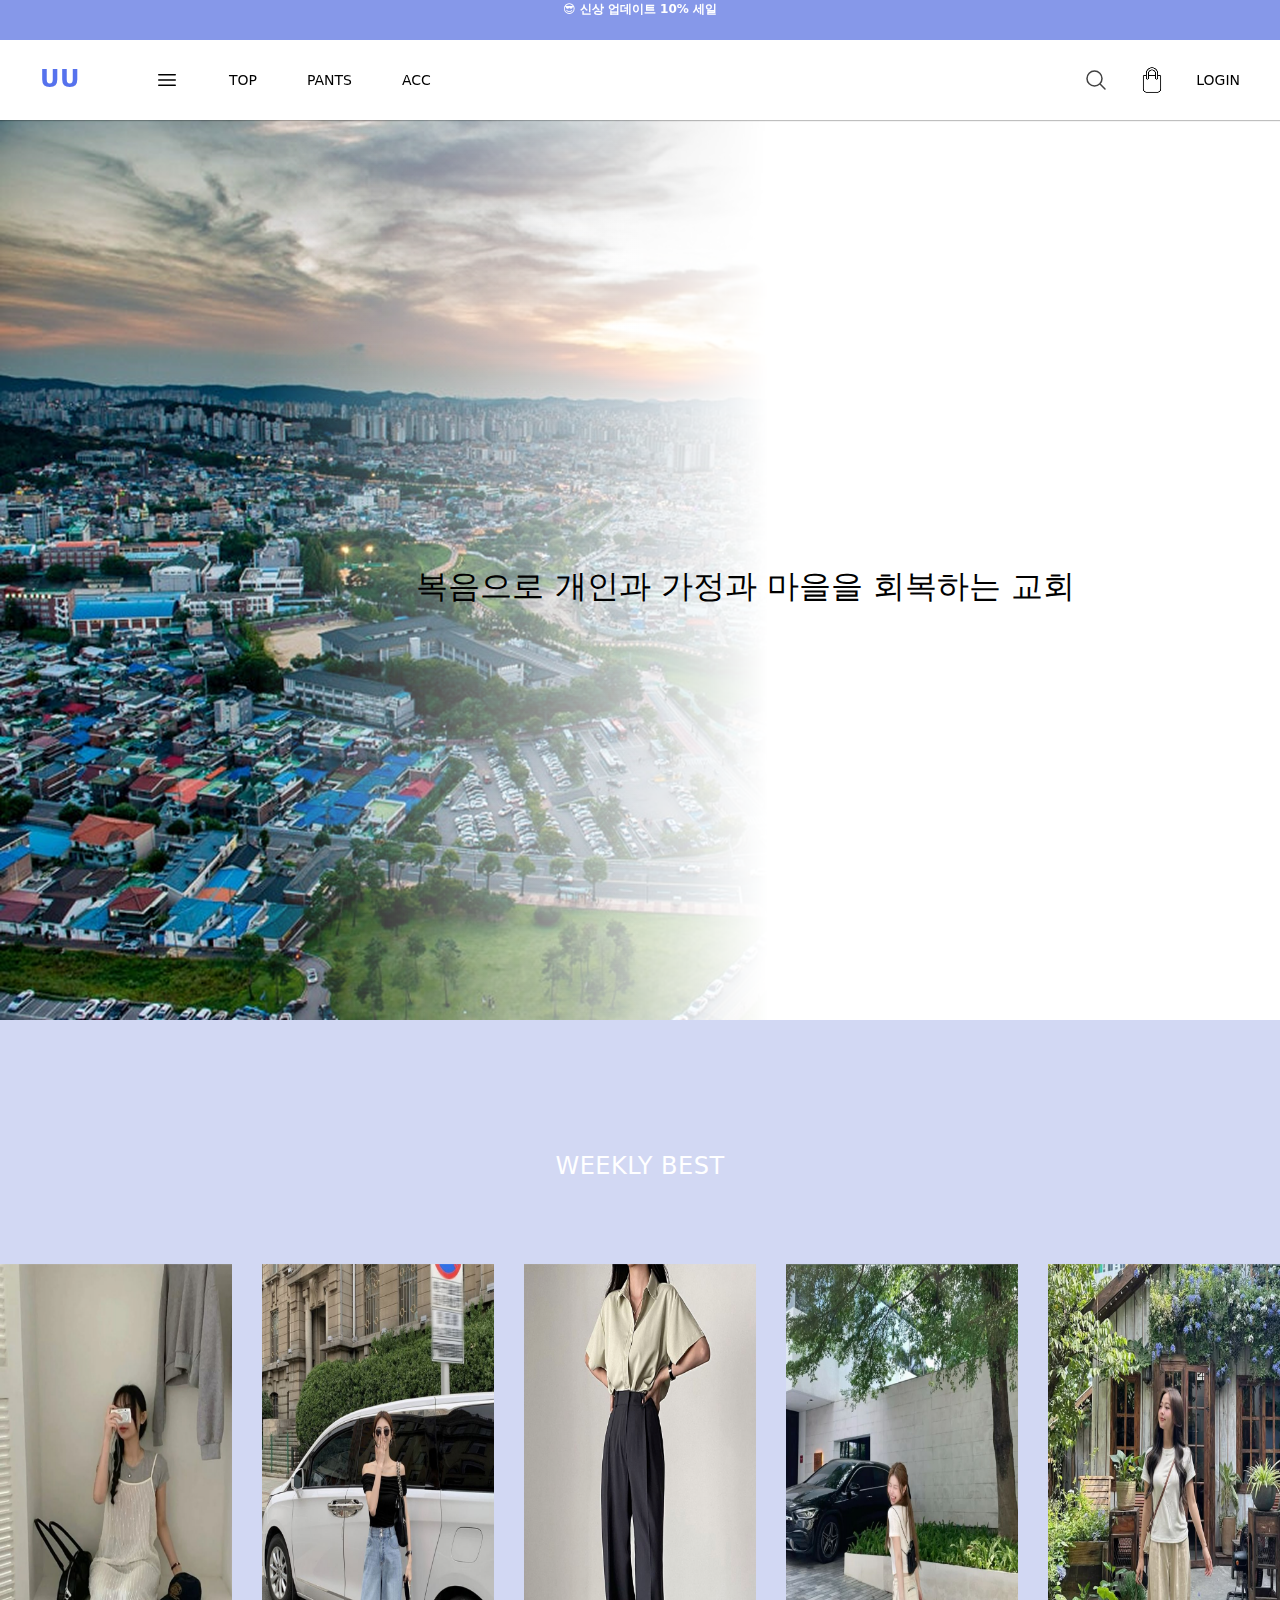
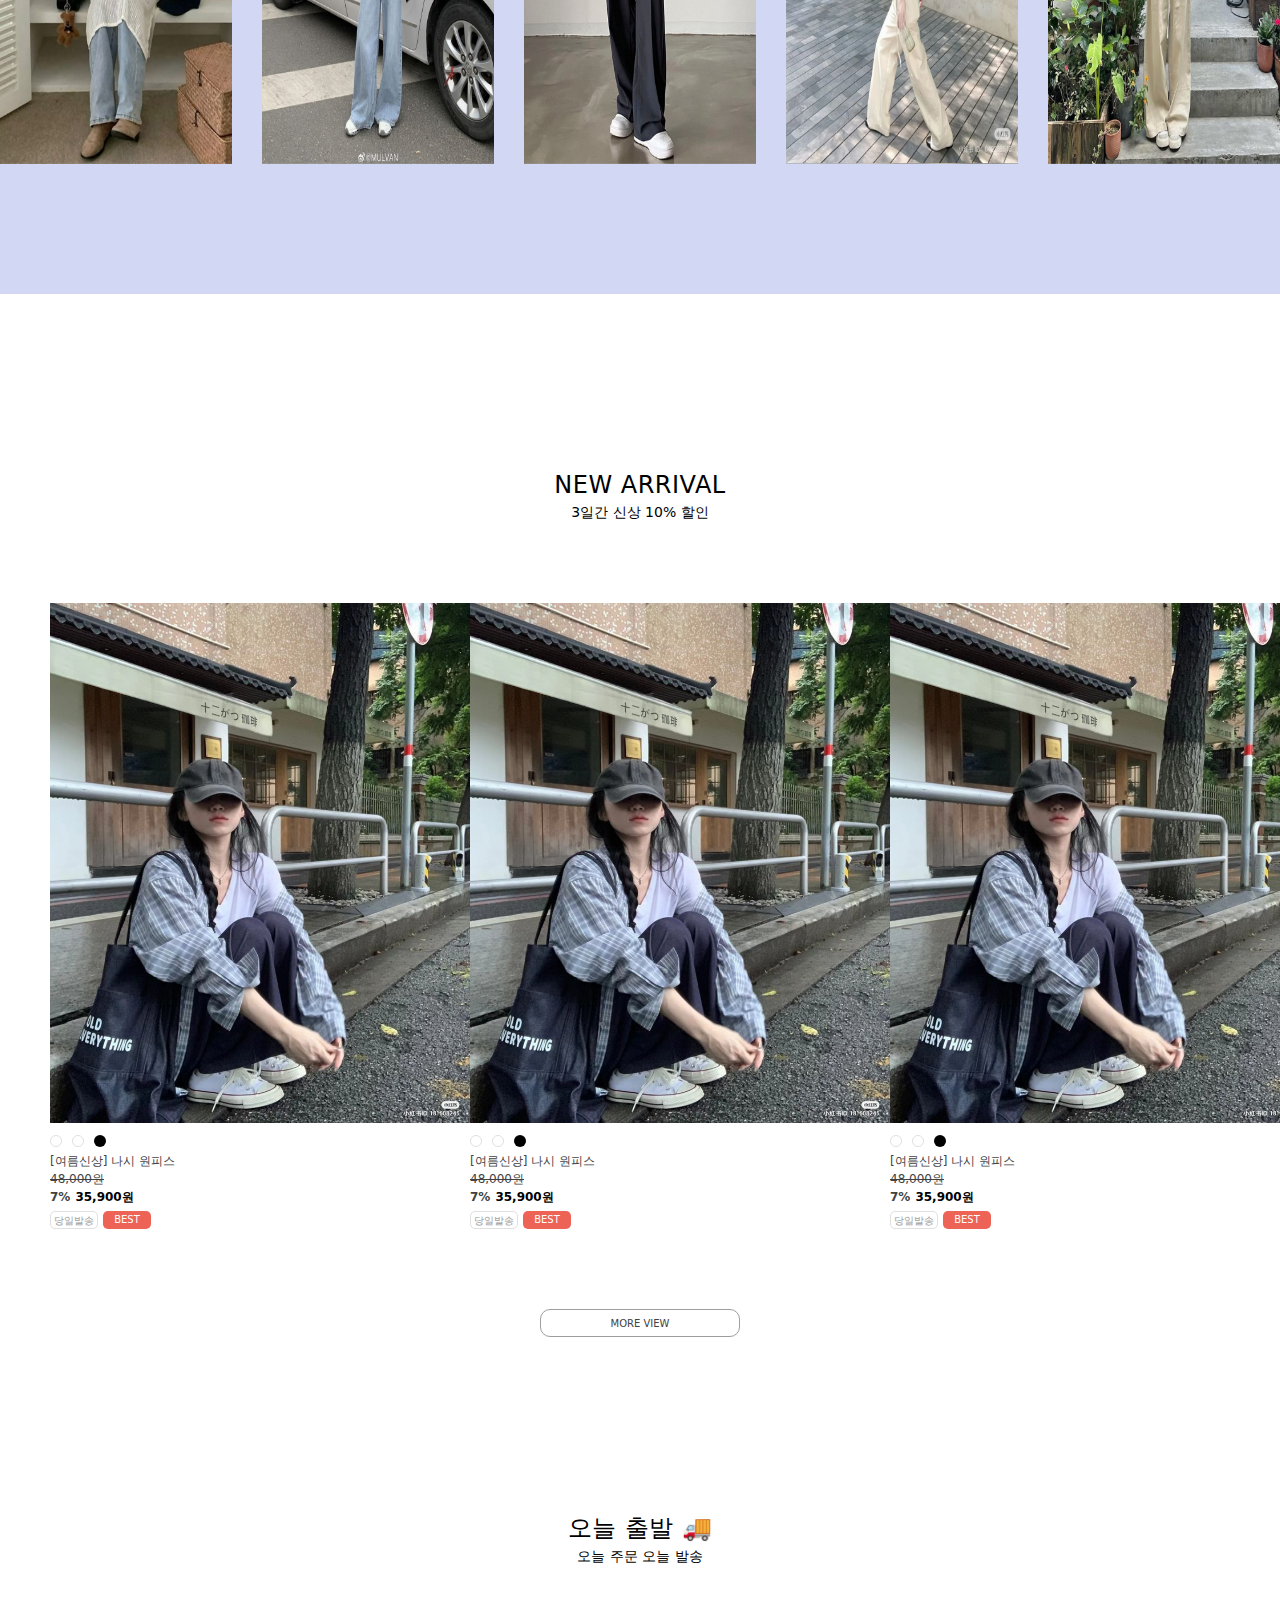
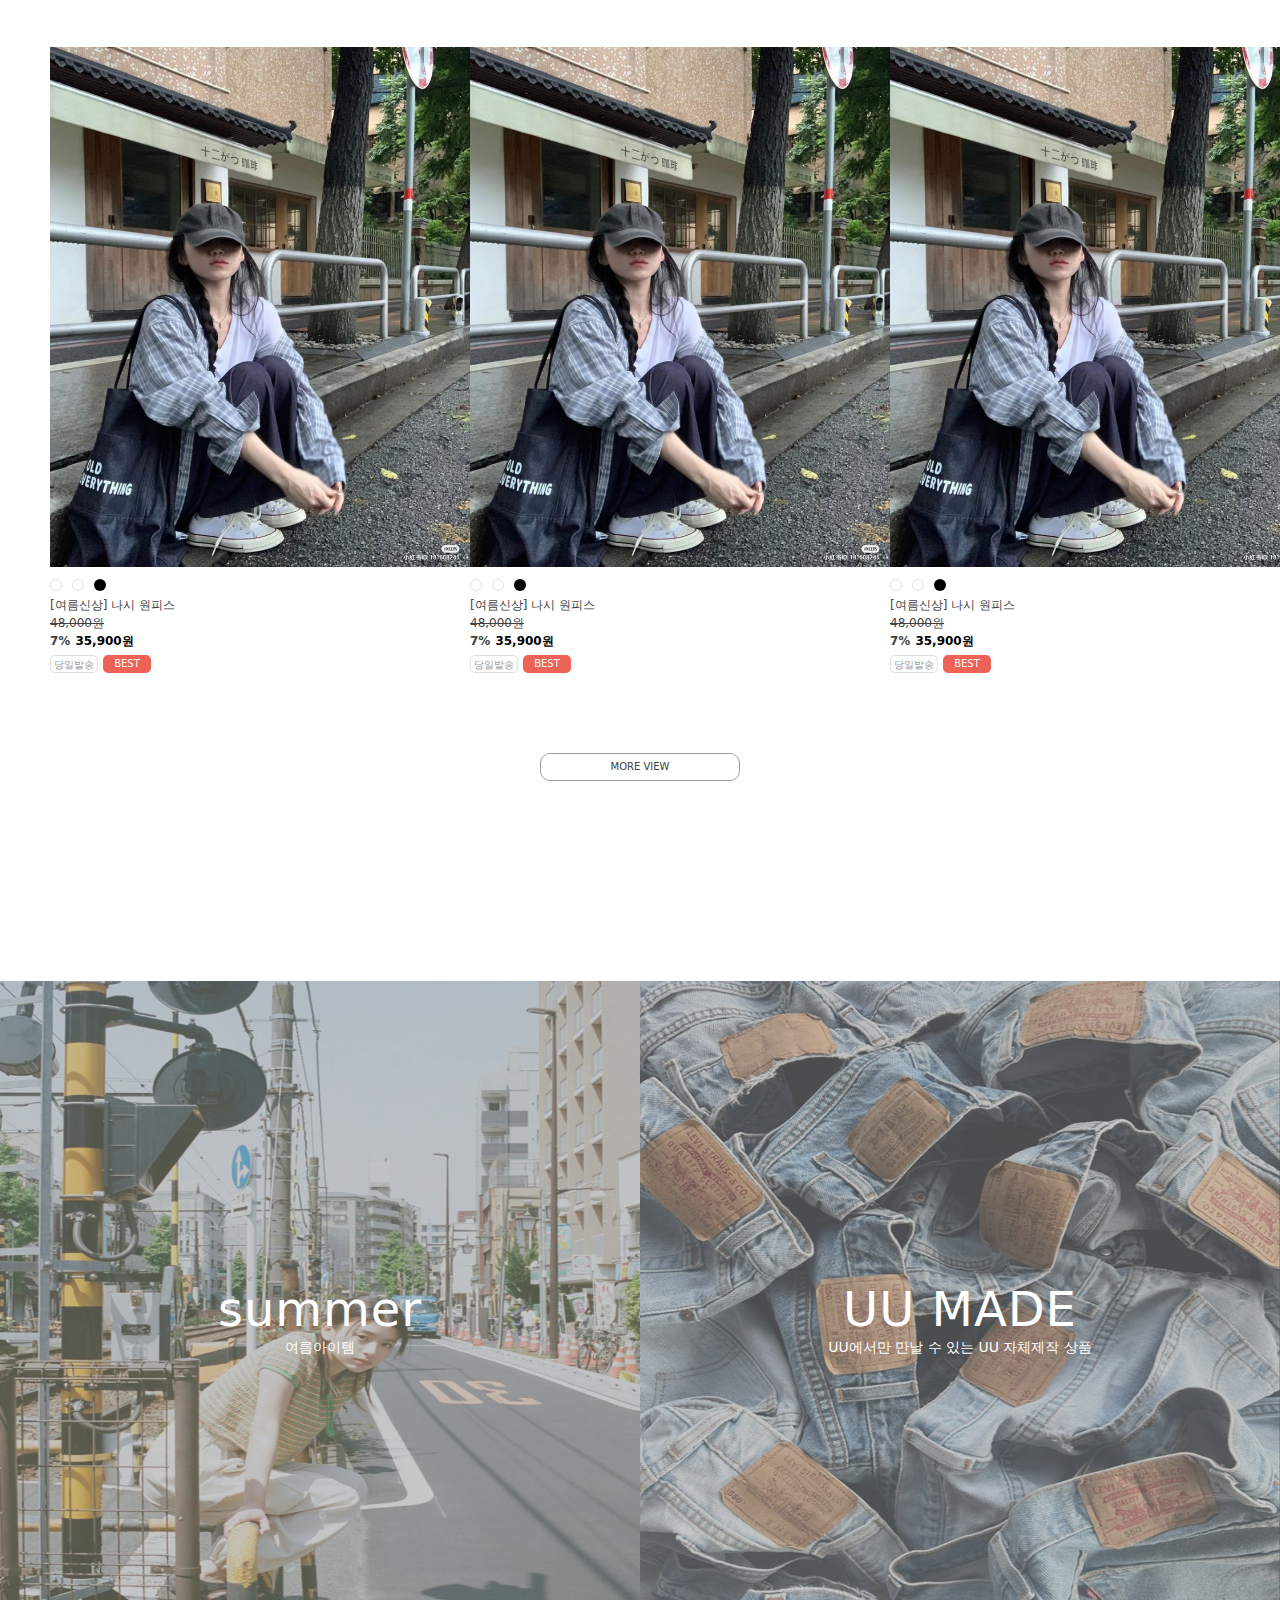
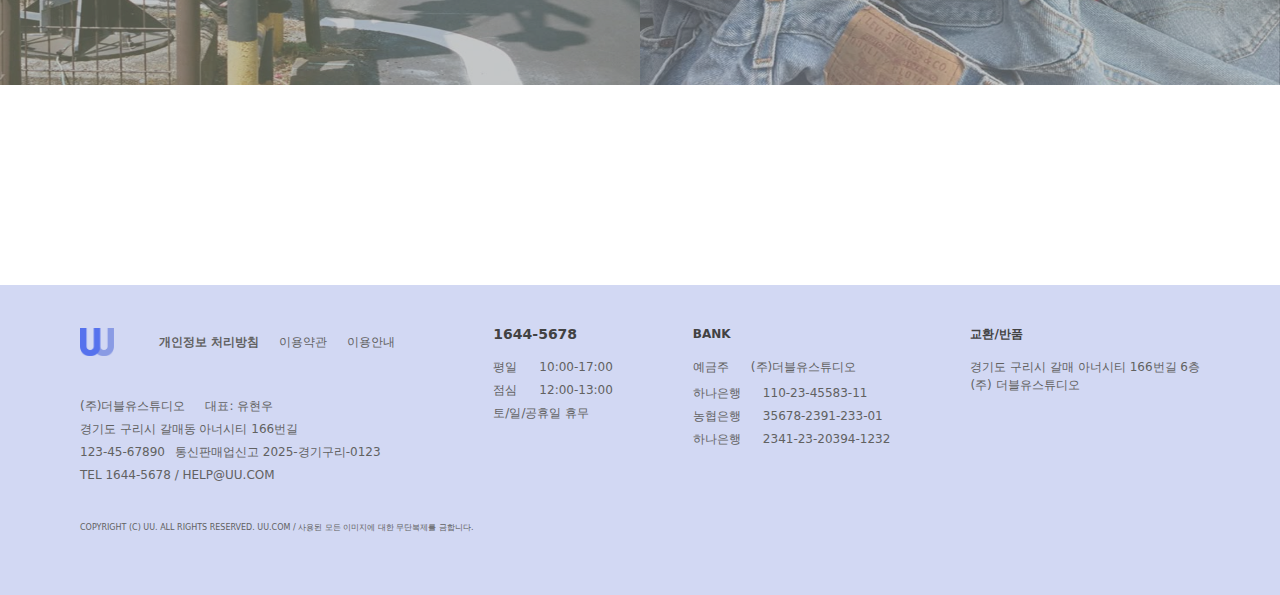
<file: index.html>
<!DOCTYPE html>
<html lang="ko">
  <head>
    <meta charset="UTF-8" />
    <meta name="viewport" content="width=device-width, initial-scale=1.0" />
    <title>더블유 UU</title>

    <link rel="icon" type="image/png" sizes="32x32" href="/imgs/favicon-32x32.png" />
    <link rel="icon" type="image/png" sizes="96x96" href="/imgs/favicon-96x96.png" />
    <link rel="icon" type="image/png" sizes="16x16" href="/imgs/favicon-16x16.png" />
    <link rel="manifest" href="/manifest.json" />
    <meta name="msapplication-TileColor" content="#ffffff" />
    <meta name="msapplication-TileImage" content="/ms-icon-144x144.png" />
    <meta name="theme-color" content="#ffffff" />

    <!-- css 연결 -->
    <link rel="stylesheet" href="/css/style.css" />
    <!-- 슬라이드 css -->
    <link rel="stylesheet" href="https://cdn.jsdelivr.net/npm/swiper@11/swiper-bundle.min.css" />
  </head>
  <body>
    <div>
      <header></header>
      <main class="inner">
        <section id="hero">
          <div class="img-wrapper">
            <img src="./imgs/image 79.png" alt="사진" />
            <div class="gradiant">
              <p>복음으로 개인과 가정과 마을을 회복하는 교회</p>
            </div>
            <!-- <img src="./imgs/home/t-shirts.png" alt="" />
            <img src="./imgs/home/shirts.png" alt="" /> -->
          </div>
        </section>

        <section id="dep1">
          <h1 class="titleM upper">weekly best</h1>
          <div class="swiper hero-swiper">
            <div class="swiper-wrapper">
              <a href="" class="swiper-slide img-box">
                <img src="/imgs/home/best/337da04e-595a-4fe3-82f9-cf8e42ef7cc8.png" alt="" />
                <div class="price_info hover">
                  <p class="captionSM">[여름신상] 나시 원피스</p>
                  <p class="captionSM origin-price">48,000원</p>
                  <div class="captionSB reduced-price">
                    <p>7%</p>
                    <p>35,900원</p>
                  </div>
                </div>
              </a>
              <a href="" class="swiper-slide img-box">
                <img src="/imgs/home/best/Fashion Wide Leg High Waist Denim Pants.png" alt="" />
                <div class="price_info hover">
                  <p class="captionSM">크롭 나시</p>
                  <p class="captionSM origin-price">48,000원</p>
                  <div class="captionSB reduced-price">
                    <p>7%</p>
                    <p>35,900원</p>
                  </div>
                </div>
              </a>
              <a href="detail.html" class="swiper-slide img-box">
                <img
                  src="/imgs/home/best/높은 허리 아이스 실크 넓은 다리 바지 얇은 스트레이트 컷 슬리밍 디자인 여름 세련된 여성….png"
                  alt=""
                />
                <div class="price_info hover">
                  <p class="captionSM">핀턱 슬렉스</p>
                  <p class="captionSM origin-price">48,000원</p>
                  <div class="captionSB reduced-price">
                    <p>7%</p>
                    <p>35,900원</p>
                  </div>
                </div>
              </a>
              <a href="" class="swiper-slide img-box">
                <img src="/imgs/home/best/다운로드 (1).png" alt="" />
                <div class="price_info hover">
                  <p class="captionSM">와이드팬츠</p>
                  <p class="captionSM origin-price">48,000원</p>
                  <div class="captionSB reduced-price">
                    <p>7%</p>
                    <p>35,900원</p>
                  </div>
                </div>
              </a>
              <a href="" class="swiper-slide img-box">
                <img src="/imgs/home/best/다운로드.png" alt="" />
                <div class="price_info hover">
                  <p class="captionSM">와이드팬츠</p>
                  <p class="captionSM origin-price">48,000원</p>
                  <div class="captionSB reduced-price">
                    <p>7%</p>
                    <p>35,900원</p>
                  </div>
                </div>
              </a>
            </div>
          </div>
        </section>

        <section id="dep2" class="display-items">
          <div class="sub-title">
            <h1 class="titleM upper">new arrival</h1>
            <p class="captionM">3일간 신상 10% 할인</p>
          </div>
          <div class="product-wrap">
            <div class="product-box">
              <a href="" class="product-img">
                <img src="/imgs/home/다운로드 (2).png" alt="" />
              </a>
              <div class="product-info">
                <div class="colors">
                  <div class="color-circle white"></div>
                  <div class="color-circle white"></div>
                  <div class="color-circle"></div>
                </div>
                <div class="price_info">
                  <p class="captionSM">[여름신상] 나시 원피스</p>
                  <p class="captionSM origin-price">48,000원</p>
                  <div class="captionSB reduced-price">
                    <p>7%</p>
                    <p>35,900원</p>
                  </div>
                </div>
                <div class="label-wrap">
                  <span class="condition-label deliver">당일발송</span>
                  <span class="condition-label best">best</span>
                </div>
              </div>
            </div>
            <div class="product-box">
              <a href="" class="product-img">
                <img src="/imgs/home/다운로드 (2).png" alt="" />
              </a>
              <div class="product-info">
                <div class="colors">
                  <div class="color-circle white"></div>
                  <div class="color-circle white"></div>
                  <div class="color-circle"></div>
                </div>
                <div class="price_info">
                  <p class="captionSM">[여름신상] 나시 원피스</p>
                  <p class="captionSM origin-price">48,000원</p>
                  <div class="captionSB reduced-price">
                    <p>7%</p>
                    <p>35,900원</p>
                  </div>
                </div>
                <div class="label-wrap">
                  <span class="condition-label deliver">당일발송</span>
                  <span class="condition-label best">best</span>
                </div>
              </div>
            </div>
            <div class="product-box">
              <a href="" class="product-img">
                <img src="/imgs/home/다운로드 (2).png" alt="" />
              </a>
              <div class="product-info">
                <div class="colors">
                  <div class="color-circle white"></div>
                  <div class="color-circle white"></div>
                  <div class="color-circle"></div>
                </div>
                <div class="price_info">
                  <p class="captionSM">[여름신상] 나시 원피스</p>
                  <p class="captionSM origin-price">48,000원</p>
                  <div class="captionSB reduced-price">
                    <p>7%</p>
                    <p>35,900원</p>
                  </div>
                </div>
                <div class="label-wrap">
                  <span class="condition-label deliver">당일발송</span>
                  <span class="condition-label best">best</span>
                </div>
              </div>
            </div>
            <div class="product-box">
              <a href="" class="product-img">
                <img src="/imgs/home/다운로드 (2).png" alt="" />
              </a>
              <div class="product-info">
                <div class="colors">
                  <div class="color-circle white"></div>
                  <div class="color-circle white"></div>
                  <div class="color-circle"></div>
                </div>
                <div class="price_info">
                  <p class="captionSM">[여름신상] 나시 원피스</p>
                  <p class="captionSM origin-price">48,000원</p>
                  <div class="captionSB reduced-price">
                    <p>7%</p>
                    <p>35,900원</p>
                  </div>
                </div>
                <div class="label-wrap">
                  <span class="condition-label deliver">당일발송</span>
                  <span class="condition-label best">best</span>
                </div>
              </div>
            </div>
          </div>
          <button class="more-btn">more view</button>
        </section>

        <section id="dep3" class="display-items">
          <div class="sub-title">
            <h1 class="titleM upper">오늘 출발 🚚</h1>
            <p class="captionM">오늘 주문 오늘 발송</p>
          </div>
          <div class="product-wrap">
            <div class="product-box">
              <a href="" class="product-img">
                <img src="/imgs/home/다운로드 (2).png" alt="" />
              </a>
              <div class="product-info">
                <div class="colors">
                  <div class="color-circle white"></div>
                  <div class="color-circle white"></div>
                  <div class="color-circle"></div>
                </div>
                <div class="price_info">
                  <p class="captionSM">[여름신상] 나시 원피스</p>
                  <p class="captionSM origin-price">48,000원</p>
                  <div class="captionSB reduced-price">
                    <p>7%</p>
                    <p>35,900원</p>
                  </div>
                </div>
                <div class="label-wrap">
                  <span class="condition-label deliver">당일발송</span>
                  <span class="condition-label best">best</span>
                </div>
              </div>
            </div>
            <div class="product-box">
              <a href="" class="product-img">
                <img src="/imgs/home/다운로드 (2).png" alt="" />
              </a>
              <div class="product-info">
                <div class="colors">
                  <div class="color-circle white"></div>
                  <div class="color-circle white"></div>
                  <div class="color-circle"></div>
                </div>
                <div class="price_info">
                  <p class="captionSM">[여름신상] 나시 원피스</p>
                  <p class="captionSM origin-price">48,000원</p>
                  <div class="captionSB reduced-price">
                    <p>7%</p>
                    <p>35,900원</p>
                  </div>
                </div>
                <div class="label-wrap">
                  <span class="condition-label deliver">당일발송</span>
                  <span class="condition-label best">best</span>
                </div>
              </div>
            </div>
            <div class="product-box">
              <a href="" class="product-img">
                <img src="/imgs/home/다운로드 (2).png" alt="" />
              </a>
              <div class="product-info">
                <div class="colors">
                  <div class="color-circle white"></div>
                  <div class="color-circle white"></div>
                  <div class="color-circle"></div>
                </div>
                <div class="price_info">
                  <p class="captionSM">[여름신상] 나시 원피스</p>
                  <p class="captionSM origin-price">48,000원</p>
                  <div class="captionSB reduced-price">
                    <p>7%</p>
                    <p>35,900원</p>
                  </div>
                </div>
                <div class="label-wrap">
                  <span class="condition-label deliver">당일발송</span>
                  <span class="condition-label best">best</span>
                </div>
              </div>
            </div>
            <div class="product-box">
              <a href="" class="product-img">
                <img src="/imgs/home/다운로드 (2).png" alt="" />
              </a>
              <div class="product-info">
                <div class="colors">
                  <div class="color-circle white"></div>
                  <div class="color-circle white"></div>
                  <div class="color-circle"></div>
                </div>
                <div class="price_info">
                  <p class="captionSM">[여름신상] 나시 원피스</p>
                  <p class="captionSM origin-price">48,000원</p>
                  <div class="captionSB reduced-price">
                    <p>7%</p>
                    <p>35,900원</p>
                  </div>
                </div>
                <div class="label-wrap">
                  <span class="condition-label deliver">당일발송</span>
                  <span class="condition-label best">best</span>
                </div>
              </div>
            </div>
          </div>
          <button class="more-btn">more view</button>
        </section>

        <section id="dep4">
          <a href="" class="img-effect event">
            <div class="back"></div>
            <img src="/imgs/home/出口夏希 _ 人色.png" alt="" />
            <div class="img-title">
              <p>summer</p>
              <p class="captionM">여름아이템</p>
            </div>
          </a>
          <a href="" class="img-effect made">
            <div class="back"></div>
            <img src="/imgs/home/225f7dc5-41da-413b-ae88-62624f95d15c.png" alt="" />
            <div class="img-title">
              <p>UU MADE</p>
              <p class="captionM">UU에서만 만날 수 있는 UU 자체제작 상품</p>
            </div>
          </a>
        </section>
      </main>

      <footer></footer>
    </div>
  </body>
  <!-- 슬라이드 -->
  <script src="https://cdn.jsdelivr.net/npm/swiper@11/swiper-bundle.min.js"></script>
  <script src="./js/include.js"></script>
  <script src="/js/homeSlide.js"></script>
</html>
</file>
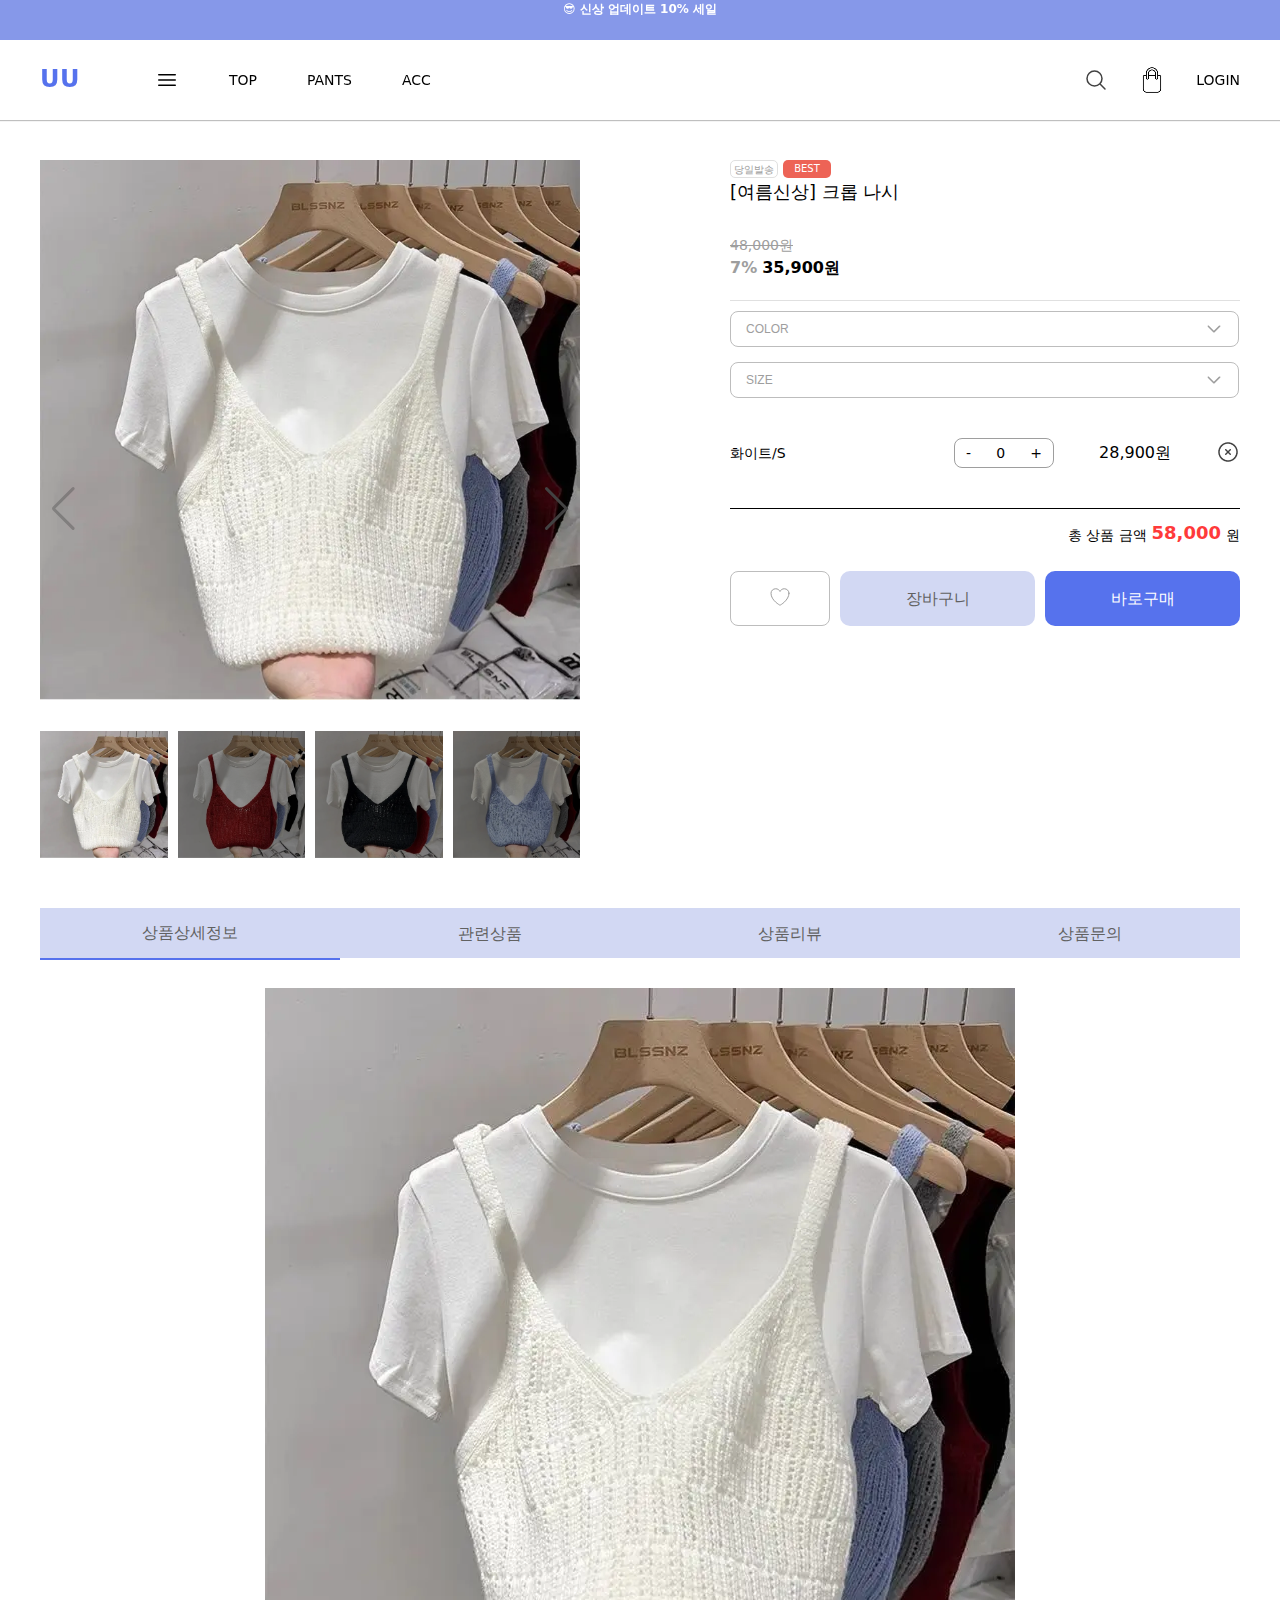
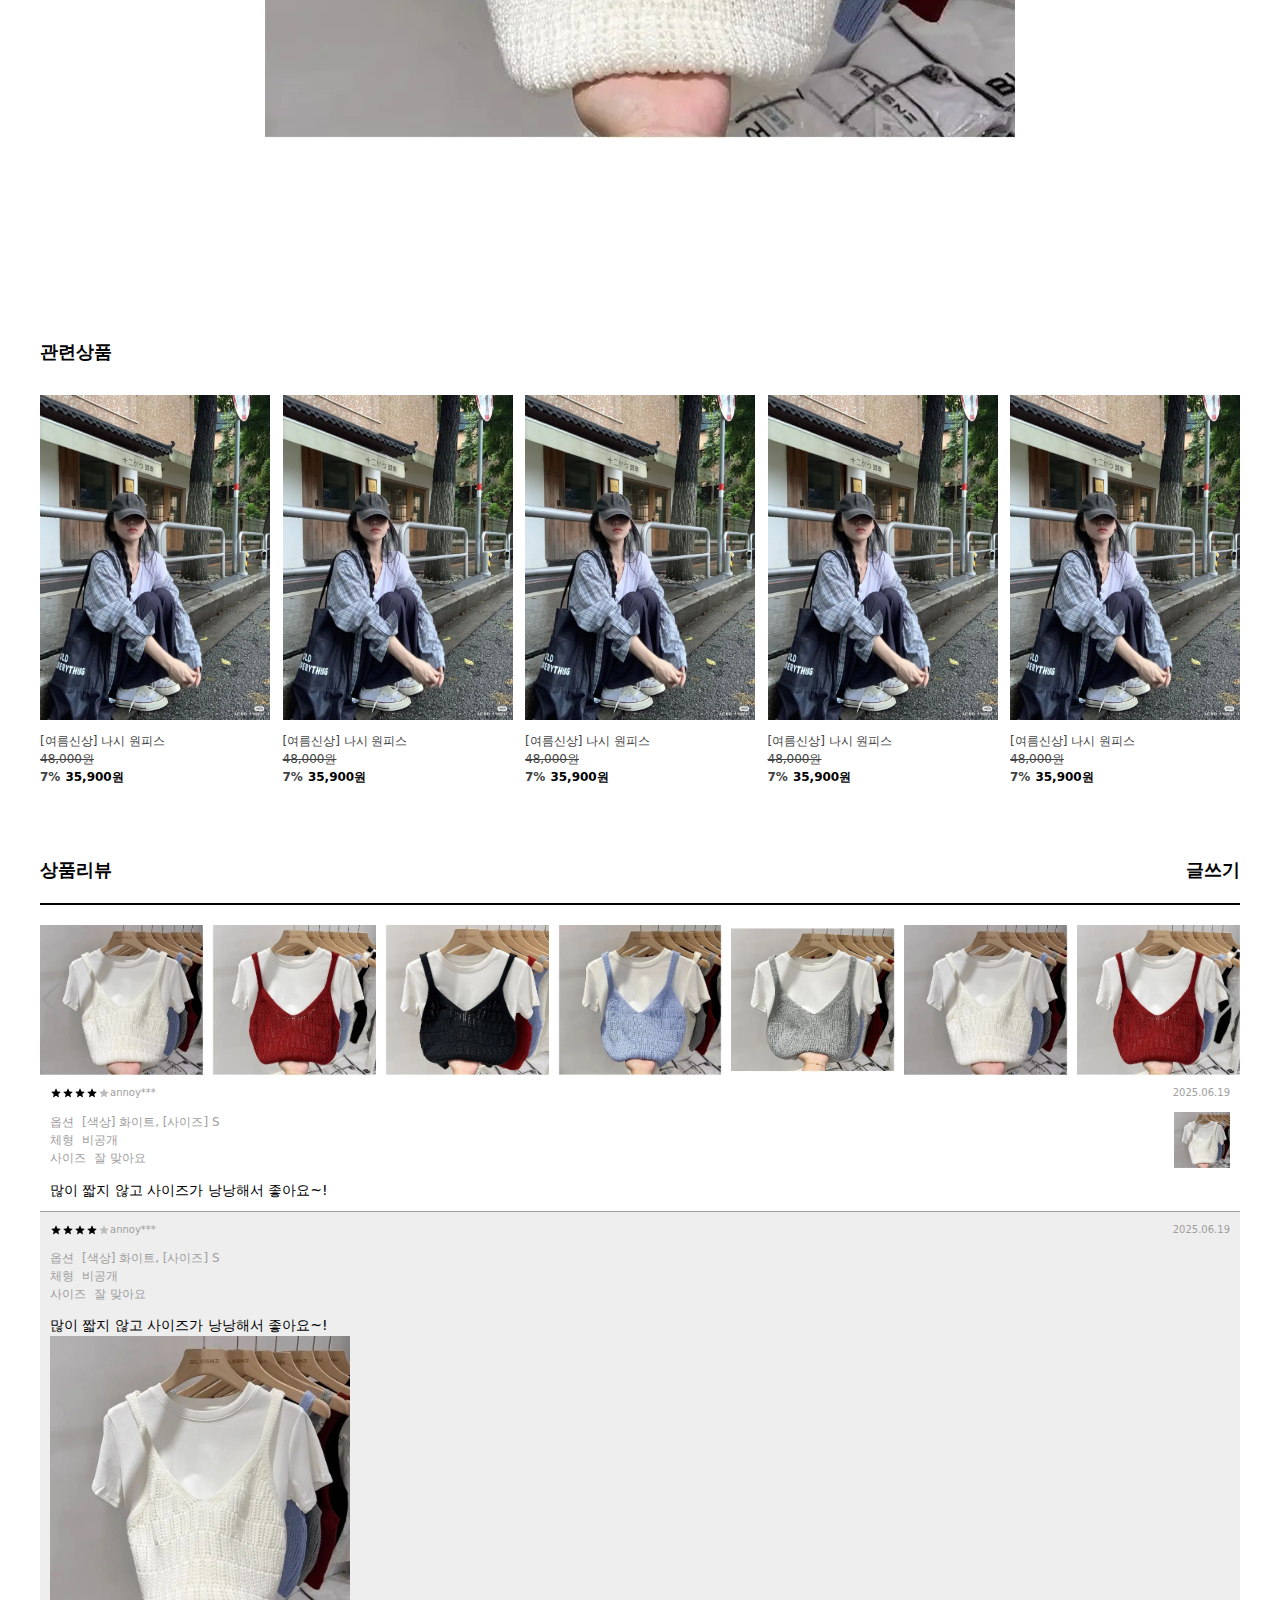
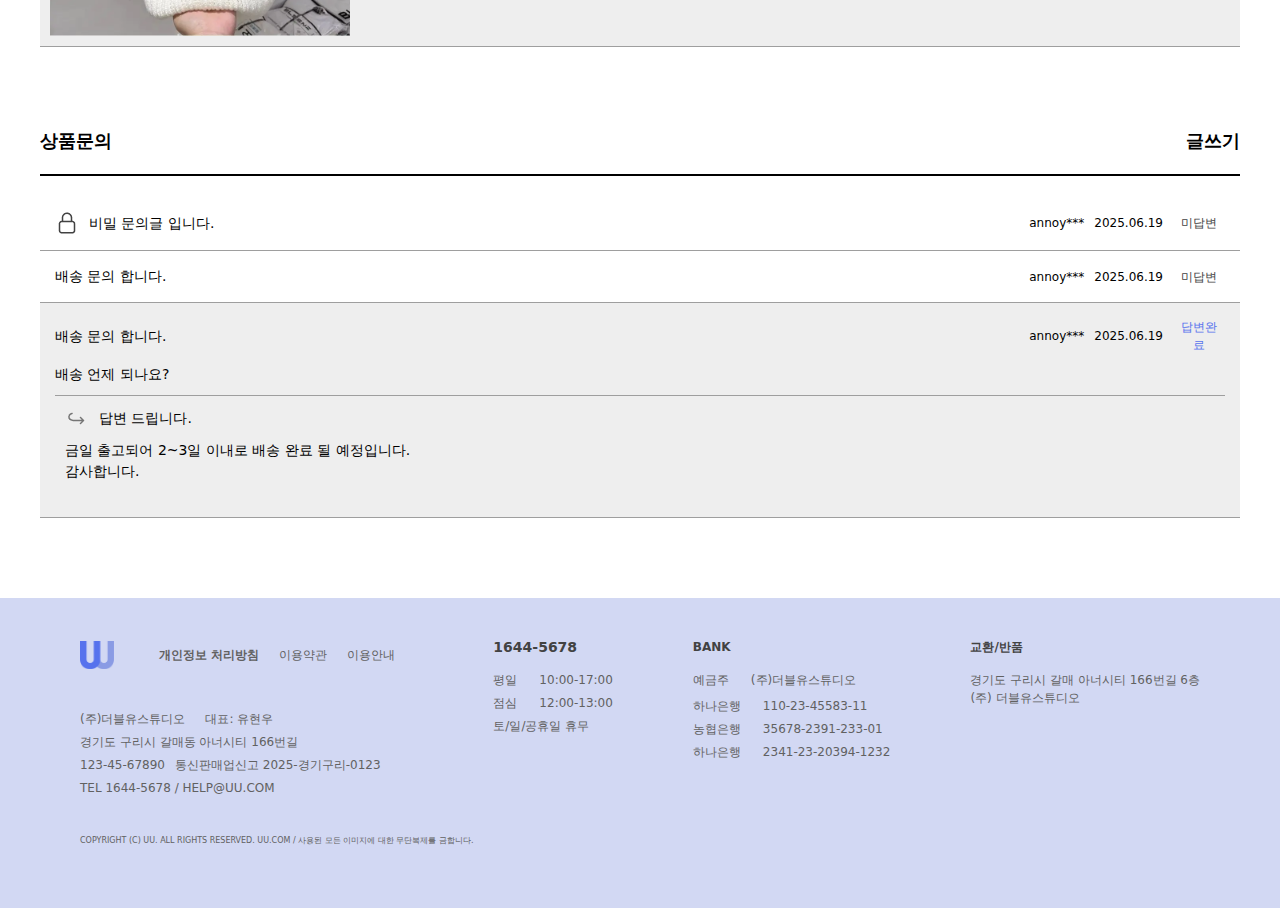
<file: detail.html>
<!DOCTYPE html>
<html lang="ko">
  <head>
    <meta charset="UTF-8" />
    <meta name="viewport" content="width=device-width, initial-scale=1.0" />
    <title>더블유 UU</title>

    <link rel="icon" type="image/png" sizes="32x32" href="/imgs/favicon-32x32.png" />
    <link rel="icon" type="image/png" sizes="96x96" href="/imgs/favicon-96x96.png" />
    <link rel="icon" type="image/png" sizes="16x16" href="/imgs/favicon-16x16.png" />
    <link rel="manifest" href="/manifest.json" />
    <meta name="msapplication-TileColor" content="#ffffff" />
    <meta name="msapplication-TileImage" content="/ms-icon-144x144.png" />
    <meta name="theme-color" content="#ffffff" />

    <!-- css 연결 -->
    <link rel="stylesheet" href="/css/style.css" />
    <!-- 슬라이드 css -->
    <link rel="stylesheet" href="https://cdn.jsdelivr.net/npm/swiper@11/swiper-bundle.min.css" />
  </head>
  <body>
    <div>
      <header></header>
      <main class="detail-inner">
        <section id="order">
          <div class="detail-img-wrap">
            <div class="display-img">
              <div class="swiper mySwiper2">
                <div class="swiper-wrapper">
                  <div class="swiper-slide">
                    <img src="/imgs/detail/image 2.png" />
                  </div>
                  <div class="swiper-slide">
                    <img src="/imgs/detail/image 3.png" />
                  </div>
                  <div class="swiper-slide">
                    <img src="/imgs/detail/image 4.png" />
                  </div>
                  <div class="swiper-slide">
                    <img src="/imgs/detail/image 5.png" />
                  </div>
                  <div class="swiper-slide">
                    <img src="/imgs/detail/image 6.png" />
                  </div>
                </div>
                <div class="swiper-button-next"></div>
                <div class="swiper-button-prev"></div>
                <div thumbsSlider="" class="swiper mySwiper">
                  <div class="swiper-wrapper">
                    <div class="swiper-slide">
                      <img src="/imgs/detail/image 2.png" />
                      <div class="back"></div>
                    </div>
                    <div class="swiper-slide">
                      <img src="/imgs/detail/image 3.png" />
                      <div class="back"></div>
                    </div>
                    <div class="swiper-slide">
                      <img src="/imgs/detail/image 4.png" />
                      <div class="back"></div>
                    </div>
                    <div class="swiper-slide">
                      <img src="/imgs/detail/image 5.png" />
                      <div class="back"></div>
                    </div>
                    <div class="swiper-slide">
                      <img src="/imgs/detail/image 6.png" />
                      <div class="back"></div>
                    </div>
                  </div>
                </div>
              </div>
            </div>
          </div>
          <div class="select-product-wrap">
            <div class="price_info detail">
              <div class="name-wrap">
                <div class="label-wrap">
                  <span class="condition-label deliver">당일발송</span>
                  <span class="condition-label best">best</span>
                </div>
                <p class="bodyM product-name">[여름신상] 크롭 나시</p>
              </div>
              <div>
                <p class="captionM origin-price">48,000원</p>
                <div class="contentB reduced-price">
                  <p>7%</p>
                  <p>35,900원</p>
                </div>
              </div>
            </div>
            <div class="selct-wrap">
              <select name="" id="select-color" class="select-items">
                <option value="color">COLOR</option>
                <option value="color">화이트</option>
                <option value="color">레드</option>
                <option value="color">그레이</option>
              </select>
              <select name="" id="select-size" class="select-items">
                <option value="size">SIZE</option>
                <option value="size">S</option>
                <option value="size">M</option>
              </select>
            </div>
            <div class="selcet-item-wrap">
              <p class="select-item-name captionR">화이트/S</p>
              <div class="order-price">
                <div class="select-qty captionM">
                  <button class="minus">-</button>
                  <input type="text" class="qty-text" value="0" />
                  <button class="plus">+</button>
                </div>
                <p class="select-price">28,900원</p>
                <button>
                  <img src="/imgs/XCircle.png" alt="" />
                </button>
              </div>
            </div>

            <div class="order-bottom">
              <div class="total-price">
                <p class="captionM">총 상품 금액</p>
                <p class="bodyB">58,000</p>
                <p class="captionM">원</p>
              </div>
              <div class="button-wrap">
                <button class="like-btn">
                  <svg
                    data-slot="icon"
                    fill="none"
                    stroke-width="1"
                    stroke="#9E9E9E"
                    viewBox="0 0 24 24"
                    xmlns="http://www.w3.org/2000/svg"
                    aria-hidden="true"
                  >
                    <path
                      stroke-linecap="round"
                      stroke-linejoin="round"
                      d="M21 8.25c0-2.485-2.099-4.5-4.688-4.5-1.935 0-3.597 1.126-4.312 2.733-.715-1.607-2.377-2.733-4.313-2.733C5.1 3.75 3 5.765 3 8.25c0 7.22 9 12 9 12s9-4.78 9-12Z"
                    ></path>
                  </svg>
                </button>
                <button class="primary-btn cart">장바구니</button>
                <button class="primary-btn">바로구매</button>
              </div>
            </div>
          </div>
        </section>

        <div class="tab-menu-wrap">
          <ul class="tap-menu contentM">
            <li class="selected"><a href="#detailImg">상품상세정보</a></li>
            <li><a href="#relation">관련상품</a></li>
            <li><a href="#review">상품리뷰</a></li>
            <li><a href="#inquiry">상품문의</a></li>
          </ul>
        </div>

        <section id="detailImg">
          <img src="/imgs/detail/image 2.png" alt="" />
        </section>

        <section id="relation">
          <h1 class="bodyB sub-tit">관련상품</h1>
          <div class="product-wrap">
            <div class="product-box">
              <a href="" class="product-img">
                <img src="/imgs/home/다운로드 (2).png" alt="" />
              </a>
              <div class="product-info">
                <div class="price_info">
                  <p class="captionSM">[여름신상] 나시 원피스</p>
                  <p class="captionSM origin-price">48,000원</p>
                  <div class="captionSB reduced-price">
                    <p>7%</p>
                    <p>35,900원</p>
                  </div>
                </div>
              </div>
            </div>
            <div class="product-box">
              <a href="" class="product-img">
                <img src="/imgs/home/다운로드 (2).png" alt="" />
              </a>
              <div class="product-info">
                <div class="price_info">
                  <p class="captionSM">[여름신상] 나시 원피스</p>
                  <p class="captionSM origin-price">48,000원</p>
                  <div class="captionSB reduced-price">
                    <p>7%</p>
                    <p>35,900원</p>
                  </div>
                </div>
              </div>
            </div>
            <div class="product-box">
              <a href="" class="product-img">
                <img src="/imgs/home/다운로드 (2).png" alt="" />
              </a>
              <div class="product-info">
                <div class="price_info">
                  <p class="captionSM">[여름신상] 나시 원피스</p>
                  <p class="captionSM origin-price">48,000원</p>
                  <div class="captionSB reduced-price">
                    <p>7%</p>
                    <p>35,900원</p>
                  </div>
                </div>
              </div>
            </div>
            <div class="product-box">
              <a href="" class="product-img">
                <img src="/imgs/home/다운로드 (2).png" alt="" />
              </a>
              <div class="product-info">
                <div class="price_info">
                  <p class="captionSM">[여름신상] 나시 원피스</p>
                  <p class="captionSM origin-price">48,000원</p>
                  <div class="captionSB reduced-price">
                    <p>7%</p>
                    <p>35,900원</p>
                  </div>
                </div>
              </div>
            </div>
            <div class="product-box">
              <a href="" class="product-img">
                <img src="/imgs/home/다운로드 (2).png" alt="" />
              </a>
              <div class="product-info">
                <div class="price_info">
                  <p class="captionSM">[여름신상] 나시 원피스</p>
                  <p class="captionSM origin-price">48,000원</p>
                  <div class="captionSB reduced-price">
                    <p>7%</p>
                    <p>35,900원</p>
                  </div>
                </div>
              </div>
            </div>
          </div>
        </section>

        <section id="review">
          <div class="title-wrap bodyB">
            <h1>상품리뷰</h1>
            <button>글쓰기</button>
          </div>
          <div class="review-wrap">
            <div class="review-imgs">
              <div class="swiper review-swiper">
                <div class="swiper-wrapper">
                  <div class="swiper-slide">
                    <img src="/imgs/detail/image 2.png" alt="" />
                  </div>
                  <div class="swiper-slide">
                    <img src="/imgs/detail/image 3.png" alt="" />
                  </div>
                  <div class="swiper-slide">
                    <img src="/imgs/detail/image 4.png" alt="" />
                  </div>
                  <div class="swiper-slide">
                    <img src="/imgs/detail/image 5.png" alt="" />
                  </div>
                  <div class="swiper-slide">
                    <img src="/imgs/detail/image 6.png" alt="" />
                  </div>
                  <div class="swiper-slide">
                    <img src="/imgs/detail/image 2.png" alt="" />
                  </div>
                  <div class="swiper-slide">
                    <img src="/imgs/detail/image 3.png" alt="" />
                  </div>
                  <div class="swiper-slide">
                    <img src="/imgs/detail/image 4.png" alt="" />
                  </div>
                  <div class="swiper-slide">
                    <img src="/imgs/detail/image 5.png" alt="" />
                  </div>
                </div>
                <div class="swiper-button-next"></div>
                <div class="swiper-button-prev"></div>
              </div>
            </div>

            <div class="review-box">
              <div class="rate-wrap captionXsR">
                <div class="left">
                  <div class="star-wrap">
                    <svg
                      data-slot="icon"
                      fill="#000"
                      stroke="none"
                      stroke-width="1"
                      stroke="currentColor"
                      viewBox="0 0 24 24"
                      xmlns="http://www.w3.org/2000/svg"
                      aria-hidden="true"
                    >
                      <path
                        stroke-linecap="round"
                        stroke-linejoin="round"
                        d="M11.48 3.499a.562.562 0 0 1 1.04 0l2.125 5.111a.563.563 0 0 0 .475.345l5.518.442c.499.04.701.663.321.988l-4.204 3.602a.563.563 0 0 0-.182.557l1.285 5.385a.562.562 0 0 1-.84.61l-4.725-2.885a.562.562 0 0 0-.586 0L6.982 20.54a.562.562 0 0 1-.84-.61l1.285-5.386a.562.562 0 0 0-.182-.557l-4.204-3.602a.562.562 0 0 1 .321-.988l5.518-.442a.563.563 0 0 0 .475-.345L11.48 3.5Z"
                      ></path>
                    </svg>
                    <svg
                      data-slot="icon"
                      fill="#000"
                      stroke="none"
                      stroke-width="1"
                      stroke="currentColor"
                      viewBox="0 0 24 24"
                      xmlns="http://www.w3.org/2000/svg"
                      aria-hidden="true"
                    >
                      <path
                        stroke-linecap="round"
                        stroke-linejoin="round"
                        d="M11.48 3.499a.562.562 0 0 1 1.04 0l2.125 5.111a.563.563 0 0 0 .475.345l5.518.442c.499.04.701.663.321.988l-4.204 3.602a.563.563 0 0 0-.182.557l1.285 5.385a.562.562 0 0 1-.84.61l-4.725-2.885a.562.562 0 0 0-.586 0L6.982 20.54a.562.562 0 0 1-.84-.61l1.285-5.386a.562.562 0 0 0-.182-.557l-4.204-3.602a.562.562 0 0 1 .321-.988l5.518-.442a.563.563 0 0 0 .475-.345L11.48 3.5Z"
                      ></path>
                    </svg>
                    <svg
                      data-slot="icon"
                      fill="#000"
                      stroke="none"
                      stroke-width="1"
                      stroke="currentColor"
                      viewBox="0 0 24 24"
                      xmlns="http://www.w3.org/2000/svg"
                      aria-hidden="true"
                    >
                      <path
                        stroke-linecap="round"
                        stroke-linejoin="round"
                        d="M11.48 3.499a.562.562 0 0 1 1.04 0l2.125 5.111a.563.563 0 0 0 .475.345l5.518.442c.499.04.701.663.321.988l-4.204 3.602a.563.563 0 0 0-.182.557l1.285 5.385a.562.562 0 0 1-.84.61l-4.725-2.885a.562.562 0 0 0-.586 0L6.982 20.54a.562.562 0 0 1-.84-.61l1.285-5.386a.562.562 0 0 0-.182-.557l-4.204-3.602a.562.562 0 0 1 .321-.988l5.518-.442a.563.563 0 0 0 .475-.345L11.48 3.5Z"
                      ></path>
                    </svg>
                    <svg
                      data-slot="icon"
                      fill="#000"
                      stroke="none"
                      stroke-width="1"
                      stroke="currentColor"
                      viewBox="0 0 24 24"
                      xmlns="http://www.w3.org/2000/svg"
                      aria-hidden="true"
                    >
                      <path
                        stroke-linecap="round"
                        stroke-linejoin="round"
                        d="M11.48 3.499a.562.562 0 0 1 1.04 0l2.125 5.111a.563.563 0 0 0 .475.345l5.518.442c.499.04.701.663.321.988l-4.204 3.602a.563.563 0 0 0-.182.557l1.285 5.385a.562.562 0 0 1-.84.61l-4.725-2.885a.562.562 0 0 0-.586 0L6.982 20.54a.562.562 0 0 1-.84-.61l1.285-5.386a.562.562 0 0 0-.182-.557l-4.204-3.602a.562.562 0 0 1 .321-.988l5.518-.442a.563.563 0 0 0 .475-.345L11.48 3.5Z"
                      ></path>
                    </svg>
                    <svg
                      data-slot="icon"
                      fill="#BDBDBD"
                      stroke="none"
                      stroke-width="1"
                      stroke="currentColor"
                      viewBox="0 0 24 24"
                      xmlns="http://www.w3.org/2000/svg"
                      aria-hidden="true"
                    >
                      <path
                        stroke-linecap="round"
                        stroke-linejoin="round"
                        d="M11.48 3.499a.562.562 0 0 1 1.04 0l2.125 5.111a.563.563 0 0 0 .475.345l5.518.442c.499.04.701.663.321.988l-4.204 3.602a.563.563 0 0 0-.182.557l1.285 5.385a.562.562 0 0 1-.84.61l-4.725-2.885a.562.562 0 0 0-.586 0L6.982 20.54a.562.562 0 0 1-.84-.61l1.285-5.386a.562.562 0 0 0-.182-.557l-4.204-3.602a.562.562 0 0 1 .321-.988l5.518-.442a.563.563 0 0 0 .475-.345L11.48 3.5Z"
                      ></path>
                    </svg>
                  </div>
                  <div class="user-id">annoy***</div>
                </div>
                <div class="review-date">2025.06.19</div>
              </div>
              <div class="order-options">
                <div class="options captionSR">
                  <div class="option">
                    <p>옵션</p>
                    <p>[색상] 화이트, [사이즈] S</p>
                  </div>
                  <div class="option">
                    <p>체형</p>
                    <p>비공개</p>
                  </div>
                  <div class="option">
                    <p>사이즈</p>
                    <p>잘 맞아요</p>
                  </div>
                </div>
                <div class="order-img">
                  <img src="/imgs/detail/image 2.png" alt="" />
                </div>
              </div>
              <div class="review-content captionR">많이 짧지 않고 사이즈가 낭낭해서 좋아요~!</div>
            </div>
            <div class="review-box open">
              <div class="rate-wrap captionXsR">
                <div class="left">
                  <div class="star-wrap">
                    <svg
                      data-slot="icon"
                      fill="#000"
                      stroke="none"
                      stroke-width="1"
                      stroke="currentColor"
                      viewBox="0 0 24 24"
                      xmlns="http://www.w3.org/2000/svg"
                      aria-hidden="true"
                    >
                      <path
                        stroke-linecap="round"
                        stroke-linejoin="round"
                        d="M11.48 3.499a.562.562 0 0 1 1.04 0l2.125 5.111a.563.563 0 0 0 .475.345l5.518.442c.499.04.701.663.321.988l-4.204 3.602a.563.563 0 0 0-.182.557l1.285 5.385a.562.562 0 0 1-.84.61l-4.725-2.885a.562.562 0 0 0-.586 0L6.982 20.54a.562.562 0 0 1-.84-.61l1.285-5.386a.562.562 0 0 0-.182-.557l-4.204-3.602a.562.562 0 0 1 .321-.988l5.518-.442a.563.563 0 0 0 .475-.345L11.48 3.5Z"
                      ></path>
                    </svg>
                    <svg
                      data-slot="icon"
                      fill="#000"
                      stroke="none"
                      stroke-width="1"
                      stroke="currentColor"
                      viewBox="0 0 24 24"
                      xmlns="http://www.w3.org/2000/svg"
                      aria-hidden="true"
                    >
                      <path
                        stroke-linecap="round"
                        stroke-linejoin="round"
                        d="M11.48 3.499a.562.562 0 0 1 1.04 0l2.125 5.111a.563.563 0 0 0 .475.345l5.518.442c.499.04.701.663.321.988l-4.204 3.602a.563.563 0 0 0-.182.557l1.285 5.385a.562.562 0 0 1-.84.61l-4.725-2.885a.562.562 0 0 0-.586 0L6.982 20.54a.562.562 0 0 1-.84-.61l1.285-5.386a.562.562 0 0 0-.182-.557l-4.204-3.602a.562.562 0 0 1 .321-.988l5.518-.442a.563.563 0 0 0 .475-.345L11.48 3.5Z"
                      ></path>
                    </svg>
                    <svg
                      data-slot="icon"
                      fill="#000"
                      stroke="none"
                      stroke-width="1"
                      stroke="currentColor"
                      viewBox="0 0 24 24"
                      xmlns="http://www.w3.org/2000/svg"
                      aria-hidden="true"
                    >
                      <path
                        stroke-linecap="round"
                        stroke-linejoin="round"
                        d="M11.48 3.499a.562.562 0 0 1 1.04 0l2.125 5.111a.563.563 0 0 0 .475.345l5.518.442c.499.04.701.663.321.988l-4.204 3.602a.563.563 0 0 0-.182.557l1.285 5.385a.562.562 0 0 1-.84.61l-4.725-2.885a.562.562 0 0 0-.586 0L6.982 20.54a.562.562 0 0 1-.84-.61l1.285-5.386a.562.562 0 0 0-.182-.557l-4.204-3.602a.562.562 0 0 1 .321-.988l5.518-.442a.563.563 0 0 0 .475-.345L11.48 3.5Z"
                      ></path>
                    </svg>
                    <svg
                      data-slot="icon"
                      fill="#000"
                      stroke="none"
                      stroke-width="1"
                      stroke="currentColor"
                      viewBox="0 0 24 24"
                      xmlns="http://www.w3.org/2000/svg"
                      aria-hidden="true"
                    >
                      <path
                        stroke-linecap="round"
                        stroke-linejoin="round"
                        d="M11.48 3.499a.562.562 0 0 1 1.04 0l2.125 5.111a.563.563 0 0 0 .475.345l5.518.442c.499.04.701.663.321.988l-4.204 3.602a.563.563 0 0 0-.182.557l1.285 5.385a.562.562 0 0 1-.84.61l-4.725-2.885a.562.562 0 0 0-.586 0L6.982 20.54a.562.562 0 0 1-.84-.61l1.285-5.386a.562.562 0 0 0-.182-.557l-4.204-3.602a.562.562 0 0 1 .321-.988l5.518-.442a.563.563 0 0 0 .475-.345L11.48 3.5Z"
                      ></path>
                    </svg>
                    <svg
                      data-slot="icon"
                      fill="#BDBDBD"
                      stroke="none"
                      stroke-width="1"
                      stroke="currentColor"
                      viewBox="0 0 24 24"
                      xmlns="http://www.w3.org/2000/svg"
                      aria-hidden="true"
                    >
                      <path
                        stroke-linecap="round"
                        stroke-linejoin="round"
                        d="M11.48 3.499a.562.562 0 0 1 1.04 0l2.125 5.111a.563.563 0 0 0 .475.345l5.518.442c.499.04.701.663.321.988l-4.204 3.602a.563.563 0 0 0-.182.557l1.285 5.385a.562.562 0 0 1-.84.61l-4.725-2.885a.562.562 0 0 0-.586 0L6.982 20.54a.562.562 0 0 1-.84-.61l1.285-5.386a.562.562 0 0 0-.182-.557l-4.204-3.602a.562.562 0 0 1 .321-.988l5.518-.442a.563.563 0 0 0 .475-.345L11.48 3.5Z"
                      ></path>
                    </svg>
                  </div>
                  <div class="user-id">annoy***</div>
                </div>
                <div class="review-date">2025.06.19</div>
              </div>
              <div class="order-options">
                <div class="options captionSR">
                  <div class="option">
                    <p>옵션</p>
                    <p>[색상] 화이트, [사이즈] S</p>
                  </div>
                  <div class="option">
                    <p>체형</p>
                    <p>비공개</p>
                  </div>
                  <div class="option">
                    <p>사이즈</p>
                    <p>잘 맞아요</p>
                  </div>
                </div>
                <!-- <div class="order-img">
                  <img src="/imgs/detail/image 2.png" alt="" />
                </div> -->
              </div>
              <div class="review-content captionR">많이 짧지 않고 사이즈가 낭낭해서 좋아요~!</div>
              <div class="order-img open">
                <img src="/imgs/detail/image 2.png" alt="" />
              </div>
            </div>
          </div>
        </section>

        <section id="inquiry">
          <div class="title-wrap bodyB">
            <h1>상품문의</h1>
            <button>글쓰기</button>
          </div>
          <div class="inquiry-wrap">
            <div class="inquiry-box">
              <div class="box-flex">
                <div class="title">
                  <img src="/imgs/detail/LockClosed.png" alt="" />
                  <p class="captionR">비밀 문의글 입니다.</p>
                </div>
                <div class="user-info-wrap captionSR">
                  <p class="user-id">annoy***</p>
                  <p class="inquiry-date">2025.06.19</p>
                  <p class="isReply">미답변</p>
                </div>
              </div>
            </div>
            <div class="inquiry-box">
              <div class="box-flex">
                <div class="title">
                  <!-- <img src="/imgs/detail/LockClosed.png" alt="" /> -->
                  <p class="captionR">배송 문의 합니다.</p>
                </div>
                <div class="user-info-wrap captionSR">
                  <p class="user-id">annoy***</p>
                  <p class="inquiry-date">2025.06.19</p>
                  <p class="isReply">미답변</p>
                </div>
              </div>
            </div>
            <div class="inquiry-box on">
              <div class="box-flex">
                <div class="title">
                  <!-- <img src="/imgs/detail/LockClosed.png" alt="" /> -->
                  <p class="captionR">배송 문의 합니다.</p>
                </div>
                <div class="user-info-wrap captionSR">
                  <p class="user-id">annoy***</p>
                  <p class="inquiry-date">2025.06.19</p>
                  <p class="isReply on">답변완료</p>
                </div>
              </div>
              <div class="inquiry-content captionM">배송 언제 되나요?</div>
              <div class="reply-content captionM">
                <div class="reply-title">
                  <img src="imgs/detail/arrow.png" alt="" />
                  <p>답변 드립니다.</p>
                </div>
                <p>금일 출고되어 2~3일 이내로 배송 완료 될 예정입니다.</p>
                <p>감사합니다.</p>
              </div>
            </div>
          </div>
        </section>
      </main>

      <footer></footer>
    </div>
  </body>
  <!-- 슬라이드 -->
  <script src="https://cdn.jsdelivr.net/npm/swiper@11/swiper-bundle.min.js"></script>
  <script src="./js/include.js"></script>
  <script src="/js/detailSlide.js"></script>
</html>
</file>
<file: css/style.css>
@import url("./reset.css");
@import url("./_variables.css");
@import url("./font.css");
@import url("./components/header.css");
@import url("./components/footer.css");
@import url("./font.css");
@import url("./common.css");
@import url("./layout.css");
</file>
